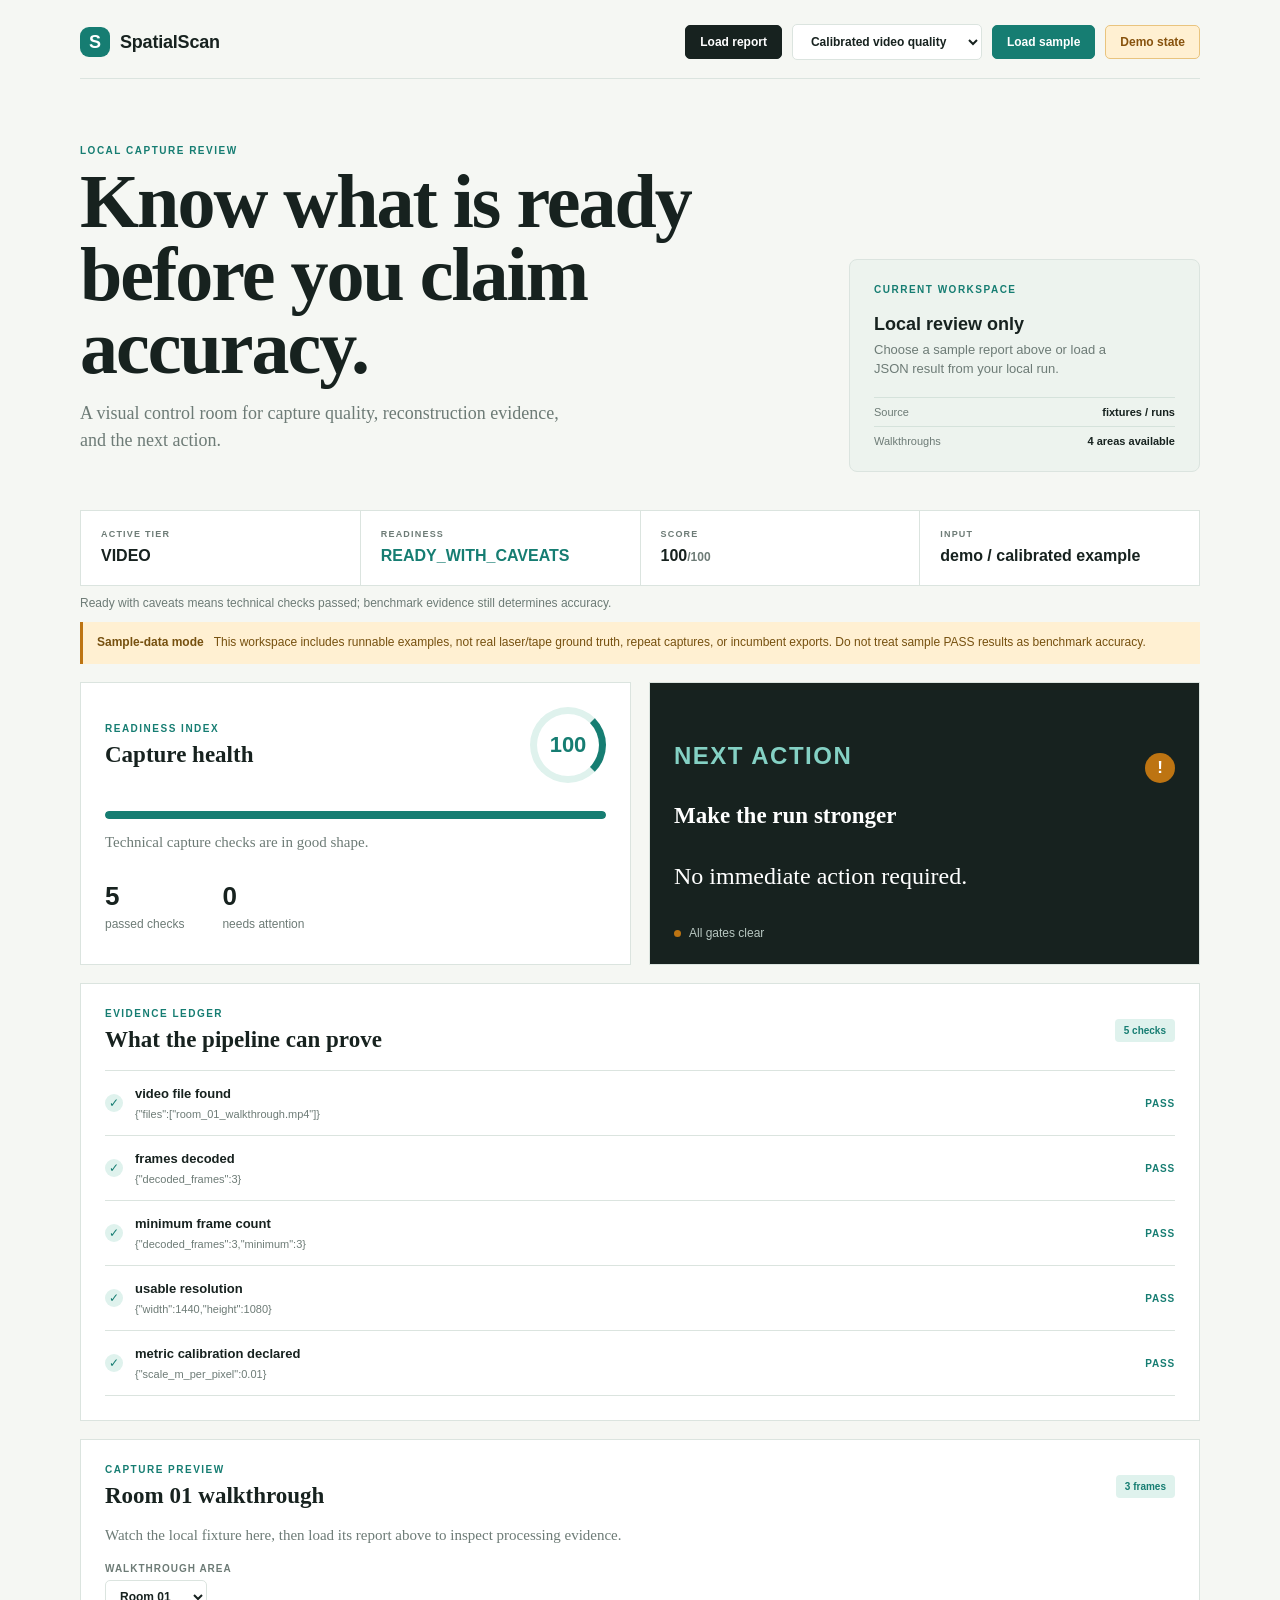
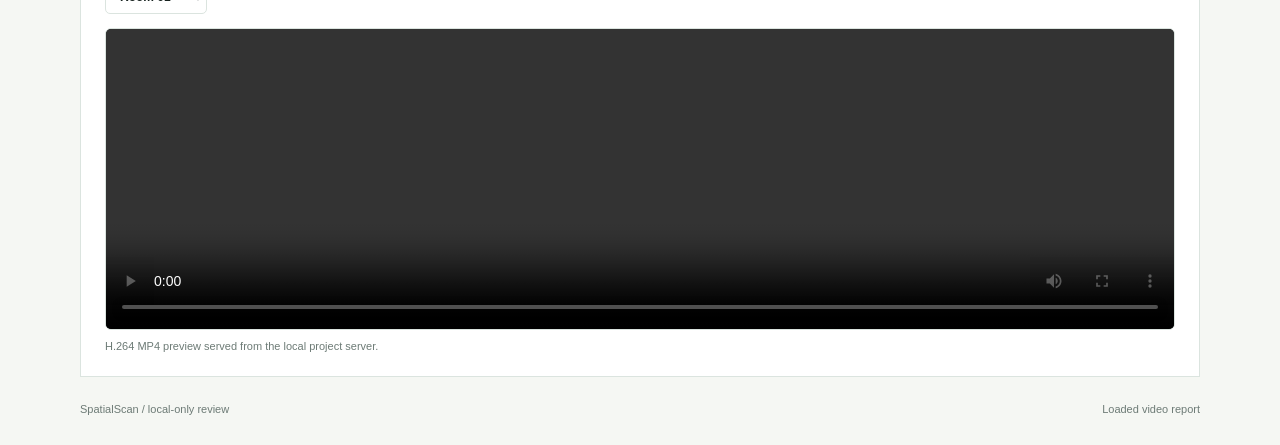
<file: web/index.html>
<!doctype html>
<html lang="en">
<head>
  <meta charset="utf-8">
  <meta name="viewport" content="width=device-width, initial-scale=1">
  <title>SpatialScan Control Room</title>
  <link rel="stylesheet" href="styles.css">
</head>
<body>
  <main class="shell">
    <header class="topbar">
      <div class="brand"><span class="brand-mark">S</span><span>SpatialScan</span></div>
      <div class="top-actions">
        <label class="file-button" for="file-input">Load report</label>
        <input id="file-input" type="file" accept=".json,application/json" multiple>
        <select id="sample-select" class="sample-select" aria-label="Choose a sample report">
          <option value="video">Calibrated video quality</option>
          <option value="lidar">LiDAR quality</option>
          <option value="room">Single-room reconstruction</option>
          <option value="photo">Calibrated photo quality</option>
          <option value="benchmark">Passing benchmark summary</option>
          <option value="multi-room">Multi-room reconstruction</option>
        </select>
        <button id="load-sample-button" class="quiet-button" type="button">Load sample</button>
        <button id="demo-button" class="quiet-button" type="button">Demo state</button>
      </div>
    </header>

    <section class="intro">
      <div>
        <p class="eyebrow">LOCAL CAPTURE REVIEW</p>
        <h1>Know what is ready<br>before you claim accuracy.</h1>
        <p class="lede">A visual control room for capture quality, reconstruction evidence, and the next action.</p>
      </div>
      <div class="capture-brief">
        <p class="eyebrow">CURRENT WORKSPACE</p>
        <strong>Local review only</strong>
        <p>Choose a sample report above or load a JSON result from your local run.</p>
        <div class="brief-row"><span>Source</span><b>fixtures / runs</b></div>
        <div class="brief-row"><span>Walkthroughs</span><b>4 areas available</b></div>
      </div>
    </section>

    <section class="status-strip" aria-label="Current capture status">
      <div><span class="label">ACTIVE TIER</span><strong id="tier-value">VIDEO</strong></div>
      <div><span class="label">READINESS</span><strong id="readiness-value" class="status-review">REVIEW</strong></div>
      <div><span class="label">SCORE</span><strong id="score-value">80<span class="unit">/100</span></strong></div>
      <div><span class="label">INPUT</span><strong id="input-value">fixtures/video</strong></div>
    </section>
    <p id="status-note" class="status-note">Review means the capture can be processed, but evidence is missing before an accuracy claim.</p>
    <aside class="evidence-notice" aria-label="Sample data notice">
      <strong>Sample-data mode</strong>
      <span>This workspace includes runnable examples, not real laser/tape ground truth, repeat captures, or incumbent exports. Do not treat sample PASS results as benchmark accuracy.</span>
    </aside>

    <section class="content-grid">
      <article class="panel score-panel">
        <div class="panel-heading"><div><p class="eyebrow">READINESS INDEX</p><h2>Capture health</h2></div><span id="score-ring" class="score-ring">80</span></div>
        <div class="meter"><span id="score-meter"></span></div>
        <p id="score-caption" class="muted">Strong technical capture. Calibration evidence is still needed.</p>
        <div class="mini-stats"><div><strong id="pass-count">4</strong><span>passed checks</span></div><div><strong id="fail-count">1</strong><span>needs attention</span></div></div>
      </article>

      <article class="panel recommendation-panel">
        <div class="panel-heading"><div><p class="eyebrow">NEXT ACTION</p><h2>Make the run stronger</h2></div><span class="action-mark">!</span></div>
        <p id="recommendation-text">Add a measured scale reference before making metric accuracy claims.</p>
        <div class="action-line"><span class="dot"></span><span id="recommendation-source">Calibration gate</span></div>
      </article>
    </section>

    <section class="panel evidence-panel">
      <div class="panel-heading"><div><p class="eyebrow">EVIDENCE LEDGER</p><h2>What the pipeline can prove</h2></div><span id="check-count" class="count-badge">5 checks</span></div>
      <div id="checks" class="checks"></div>
    </section>

    <section id="rooms-panel" class="panel rooms-panel hidden">
      <div class="panel-heading"><div><p class="eyebrow">RECONSTRUCTION</p><h2>Room measurements</h2></div><span class="count-badge">JSON output</span></div>
      <div id="rooms" class="rooms"></div>
    </section>

    <section class="panel video-panel">
      <div class="panel-heading"><div><p class="eyebrow">CAPTURE PREVIEW</p><h2>Room 01 walkthrough</h2></div><span class="count-badge">3 frames</span></div>
      <p class="muted video-intro">Watch the local fixture here, then load its report above to inspect processing evidence.</p>
      <label class="video-picker-label" for="video-room-select">Walkthrough area</label>
      <select id="video-room-select" class="video-room-select">
        <option value="room_01">Room 01</option>
        <option value="room_02">Room 02</option>
        <option value="room_03">Room 03</option>
        <option value="connector">Connector</option>
      </select>
      <div class="media-stage">
        <video id="walkthrough-video" class="media-video" controls preload="metadata">
          <source id="walkthrough-source" src="../fixtures/video/room_01/room_01_walkthrough.mp4" type="video/mp4">
          Your browser cannot play this video. Open the file with VLC or Windows Media Player.
        </video>
      </div>
      <p class="fallback-label">H.264 MP4 preview served from the local project server.</p>
    </section>

    <footer><span>SpatialScan / local-only review</span><span id="updated-value">Demo data loaded</span></footer>
  </main>
  <script src="app.js"></script>
</body>
</html>
</file>
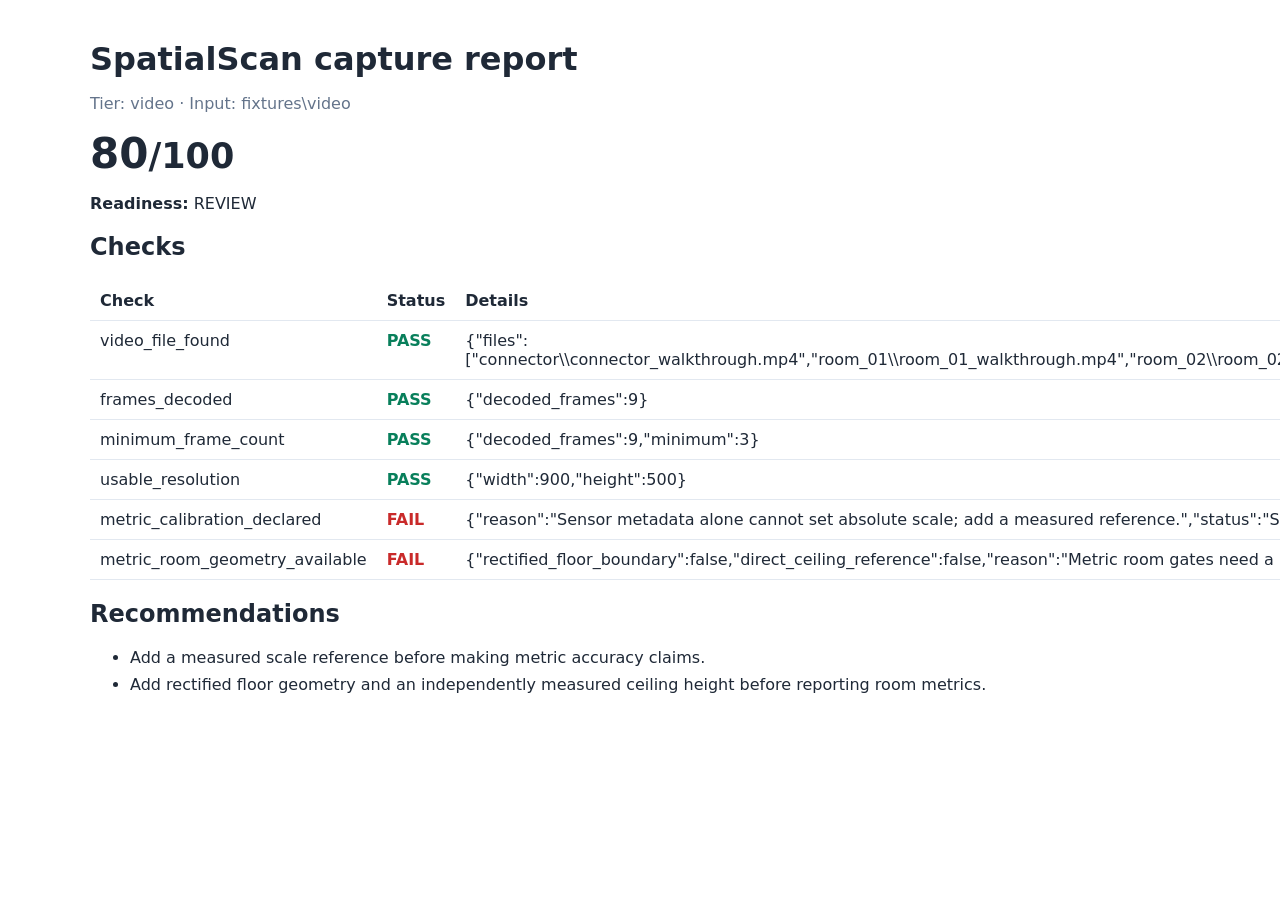
<file: runs/quality_video.html>
<!doctype html>
<html lang="en"><head><meta charset="utf-8"><title>SpatialScan capture report</title>
<style>body{font:16px system-ui,sans-serif;max-width:1100px;margin:40px auto;padding:0 20px;color:#1f2937}
h1{margin-bottom:4px} .meta{color:#64748b} .score{font-size:42px;font-weight:700}
table{border-collapse:collapse;width:100%;margin-top:20px}th,td{border-bottom:1px solid #e2e8f0;padding:10px;text-align:left;vertical-align:top}
.pass{color:#087f5b;font-weight:700} .fail{color:#c92a2a;font-weight:700}
code{white-space:pre-wrap} li{margin:8px 0}</style></head>
<body><h1>SpatialScan capture report</h1><p class="meta">Tier: video · Input: fixtures\video</p>
<div class="score">80<small>/100</small></div>
<p><strong>Readiness:</strong> REVIEW</p>
<h2>Checks</h2><table><thead><tr><th>Check</th><th>Status</th><th>Details</th></tr></thead><tbody><tr><td>video_file_found</td><td class='pass'>PASS</td><td>{&quot;files&quot;:[&quot;connector\\connector_walkthrough.mp4&quot;,&quot;room_01\\room_01_walkthrough.mp4&quot;,&quot;room_02\\room_02_walkthrough.mp4&quot;,&quot;room_03\\room_03_walkthrough.mp4&quot;]}</td></tr><tr><td>frames_decoded</td><td class='pass'>PASS</td><td>{&quot;decoded_frames&quot;:9}</td></tr><tr><td>minimum_frame_count</td><td class='pass'>PASS</td><td>{&quot;decoded_frames&quot;:9,&quot;minimum&quot;:3}</td></tr><tr><td>usable_resolution</td><td class='pass'>PASS</td><td>{&quot;width&quot;:900,&quot;height&quot;:500}</td></tr><tr><td>metric_calibration_declared</td><td class='fail'>FAIL</td><td>{&quot;reason&quot;:&quot;Sensor metadata alone cannot set absolute scale; add a measured reference.&quot;,&quot;status&quot;:&quot;SCALE_UNRESOLVED&quot;,&quot;sensor_metadata&quot;:{}}</td></tr><tr><td>metric_room_geometry_available</td><td class='fail'>FAIL</td><td>{&quot;rectified_floor_boundary&quot;:false,&quot;direct_ceiling_reference&quot;:false,&quot;reason&quot;:&quot;Metric room gates need a rectified floor boundary and direct height reference.&quot;}</td></tr></tbody></table>
<h2>Recommendations</h2><ul><li>Add a measured scale reference before making metric accuracy claims.</li><li>Add rectified floor geometry and an independently measured ceiling height before reporting room metrics.</li></ul>
</body></html>
</file>
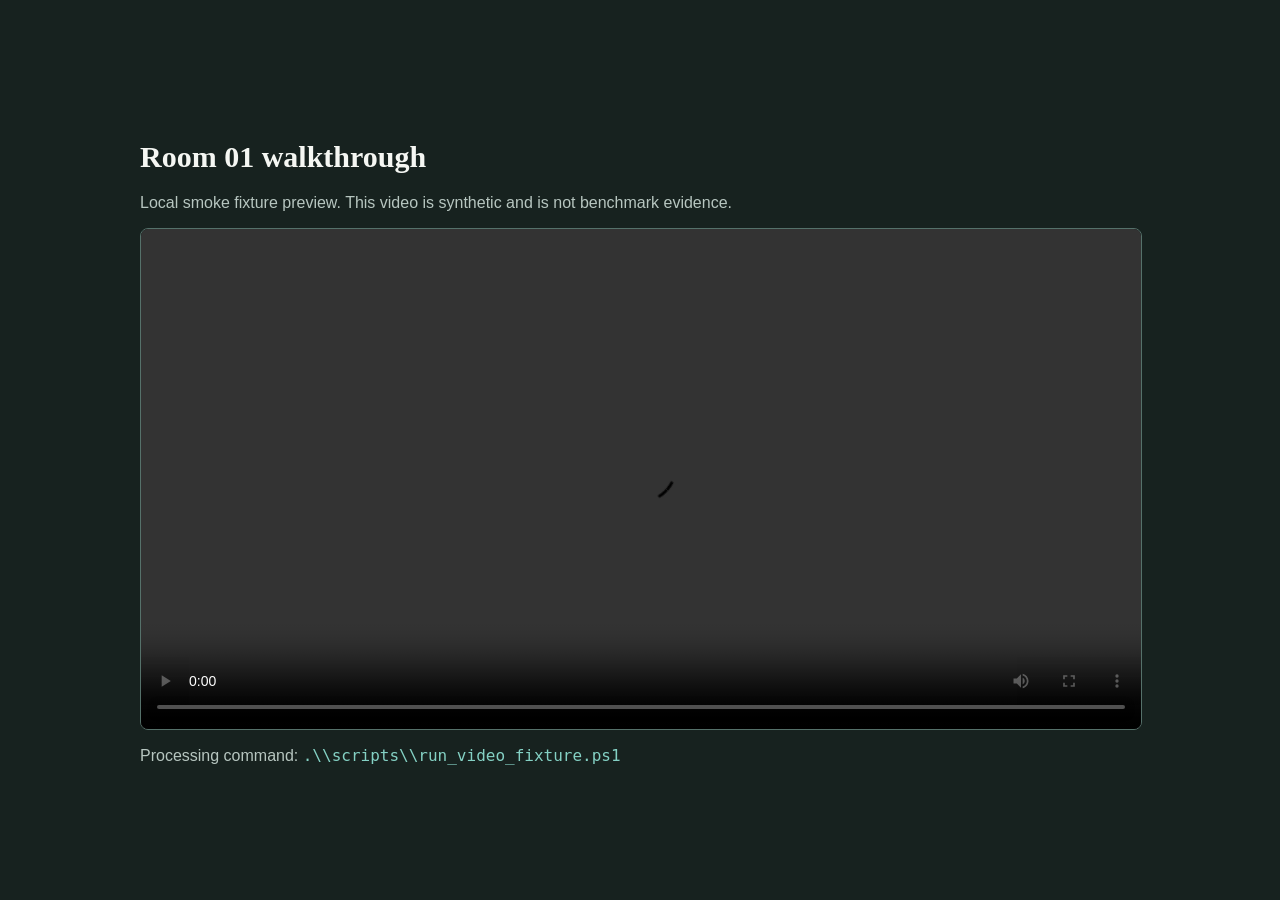
<file: web/video_preview.html>
<!doctype html>
<html lang="en">
<head>
  <meta charset="utf-8">
  <meta name="viewport" content="width=device-width, initial-scale=1">
  <title>SpatialScan Video Preview</title>
  <style>
    body { margin: 0; min-height: 100vh; display: grid; place-items: center; background: #17221f; color: #f5f7f3; font: 16px Arial, sans-serif; }
    main { width: min(1000px, 92vw); } h1 { font: 700 30px Georgia, serif; } p { color: #b7c6c0; }
    video { display: block; width: 100%; max-height: 72vh; background: #0d1210; border: 1px solid #55716a; border-radius: 8px; }
    code { color: #84d1c4; }
  </style>
</head>
<body>
  <main>
    <h1>Room 01 walkthrough</h1>
    <p>Local smoke fixture preview. This video is synthetic and is not benchmark evidence.</p>
    <video controls preload="metadata" style="display:block;width:100%;border:1px solid #55716a;border-radius:8px;background:#0d1210">
      <source src="../fixtures/video/room_01/room_01_walkthrough.mp4" type="video/mp4">
      Your browser cannot play this MP4. Open it with VLC or Windows Media Player.
    </video>
    <p>Processing command: <code>.\\scripts\\run_video_fixture.ps1</code></p>
  </main>
</body>
</html>
</file>
<file: web/styles.css>
:root {
  --ink: #17221f;
  --muted: #6d7b76;
  --line: #dbe4df;
  --paper: #f5f7f3;
  --panel: #ffffff;
  --teal: #167d72;
  --teal-soft: #dff2ed;
  --amber: #bd7412;
  --amber-soft: #fff0d2;
  --red: #bd4438;
  --red-soft: #fbe4e0;
}

* { box-sizing: border-box; }
body { margin: 0; background: var(--paper); color: var(--ink); font: 15px/1.5 Georgia, "Times New Roman", serif; }
button, input, label { font: inherit; }
button, label { cursor: pointer; }
.shell { max-width: 1180px; margin: 0 auto; padding: 24px 30px 30px; }
.topbar, .top-actions, .brand, .status-strip, .panel-heading, footer, .action-line { display: flex; align-items: center; }
.topbar { justify-content: space-between; border-bottom: 1px solid var(--line); padding-bottom: 18px; }
.brand { gap: 10px; font: 700 18px/1 Arial, sans-serif; letter-spacing: -.2px; }
.brand-mark { display: grid; place-items: center; width: 30px; height: 30px; border-radius: 9px; background: var(--teal); color: white; }
.top-actions { gap: 10px; }
.file-button, .quiet-button, .sample-select { border: 1px solid var(--ink); border-radius: 5px; background: var(--ink); color: white; padding: 9px 14px; font: 700 12px Arial, sans-serif; }
.quiet-button { background: transparent; color: var(--ink); border-color: var(--line); }
#load-sample-button { background: var(--teal); border-color: var(--teal); color: white; }
#load-sample-button:hover { background: #12665e; }
#demo-button { background: var(--amber-soft); border-color: #e9c47e; color: #87520d; }
#demo-button:hover { background: #ffe4ae; }
.sample-select { max-width: 190px; background: white; color: var(--ink); border-color: var(--line); }
#file-input { display: none; }
.intro { display: grid; grid-template-columns: 1.35fr .65fr; gap: 40px; padding: 66px 0 38px; }
.eyebrow { margin: 0 0 8px; color: var(--teal); font: 700 10px/1.2 Arial, sans-serif; letter-spacing: 1.5px; }
h1, h2, p { margin-top: 0; }
h1 { max-width: 700px; margin-bottom: 16px; font-size: clamp(42px, 6vw, 76px); line-height: .96; letter-spacing: -2px; font-weight: 700; }
h2 { margin-bottom: 0; font-size: 23px; line-height: 1.05; }
.lede { max-width: 480px; color: var(--muted); font-size: 18px; }
.capture-brief { min-height: 170px; align-self: end; padding: 24px; border: 1px solid var(--line); border-radius: 8px; background: #edf3ee; }.capture-brief strong { display: block; margin: 18px 0 6px; font: 700 18px Arial, sans-serif; }.capture-brief p:not(.eyebrow) { max-width: 270px; margin-bottom: 18px; color: var(--muted); font: 13px/1.45 Arial, sans-serif; }.brief-row { display: flex; justify-content: space-between; gap: 14px; padding-top: 8px; border-top: 1px solid #d5e2db; color: var(--muted); font: 11px Arial, sans-serif; }.brief-row + .brief-row { margin-top: 8px; }.brief-row b { color: var(--ink); font-weight: 700; }
.status-strip { flex-wrap: wrap; gap: 0; border: 1px solid var(--line); background: var(--panel); }
.status-strip > div { min-width: 150px; flex: 1; padding: 18px 20px; border-right: 1px solid var(--line); }
.status-strip > div:last-child { border-right: 0; }
.status-note { margin: 10px 0 0; color: var(--muted); font: 12px Arial, sans-serif; }
.evidence-notice { display: flex; gap: 10px; align-items: baseline; margin-top: 12px; padding: 12px 14px; border-left: 3px solid var(--amber); background: var(--amber-soft); color: #76500f; font: 12px/1.45 Arial, sans-serif; }.evidence-notice strong { white-space: nowrap; font-weight: 700; }
.label { display: block; margin-bottom: 6px; color: var(--muted); font: 700 9px Arial, sans-serif; letter-spacing: 1.2px; }
.status-strip strong { font: 700 16px Arial, sans-serif; }
.status-review { color: var(--amber); }
.status-ready { color: var(--teal); }
.status-blocked { color: var(--red); }
.unit { color: var(--muted); font-size: 12px; }
.content-grid { display: grid; grid-template-columns: 1fr 1fr; gap: 18px; margin-top: 18px; }
.panel { border: 1px solid var(--line); background: var(--panel); padding: 24px; }
.panel-heading { justify-content: space-between; gap: 20px; }
.score-ring { display: grid; place-items: center; width: 76px; height: 76px; border: 7px solid var(--teal-soft); border-right-color: var(--teal); border-radius: 50%; color: var(--teal); font: 700 22px Arial, sans-serif; }
.meter { height: 8px; margin: 28px 0 12px; overflow: hidden; border-radius: 4px; background: #edf0ed; }
.meter span { display: block; height: 100%; width: 80%; background: var(--teal); border-radius: inherit; transition: width .35s ease; }
.muted { color: var(--muted); }
.mini-stats { display: flex; gap: 38px; margin-top: 28px; }
.mini-stats strong { display: block; font: 700 26px Arial, sans-serif; }
.mini-stats span { color: var(--muted); font: 12px Arial, sans-serif; }
.recommendation-panel { background: var(--ink); color: white; }
.recommendation-panel .eyebrow { color: #84d1c4; }
.recommendation-panel h2 { color: white; }
.recommendation-panel p { max-width: 390px; margin: 35px 0; font-size: 24px; line-height: 1.15; }
.action-mark { display: grid; place-items: center; width: 30px; height: 30px; border-radius: 50%; background: var(--amber); color: white; font: 700 17px Arial, sans-serif; }
.action-line { gap: 8px; color: #b7c6c0; font: 12px Arial, sans-serif; }
.dot { width: 7px; height: 7px; border-radius: 50%; background: var(--amber); }
.evidence-panel, .rooms-panel { margin-top: 18px; }
.count-badge { padding: 6px 9px; border-radius: 4px; background: var(--teal-soft); color: var(--teal); font: 700 10px Arial, sans-serif; }
.checks { margin-top: 18px; border-top: 1px solid var(--line); }
.check { display: grid; grid-template-columns: 18px 1fr auto; gap: 12px; align-items: center; padding: 13px 0; border-bottom: 1px solid var(--line); font-family: Arial, sans-serif; }
.check-icon { display: grid; place-items: center; width: 18px; height: 18px; border-radius: 50%; font-size: 12px; }
.check-pass .check-icon { background: var(--teal-soft); color: var(--teal); }
.check-fail .check-icon { background: var(--amber-soft); color: var(--amber); }
.check-name { font-size: 13px; font-weight: 700; }
.check-detail { display: block; margin-top: 2px; color: var(--muted); font-size: 11px; font-weight: 400; }
.check-status { font-size: 10px; font-weight: 700; letter-spacing: .8px; }
.check-pass .check-status { color: var(--teal); }.check-fail .check-status { color: var(--amber); }
.rooms { display: grid; grid-template-columns: repeat(auto-fit, minmax(200px, 1fr)); gap: 12px; margin-top: 18px; }
.room { padding: 16px; border: 1px solid var(--line); font-family: Arial, sans-serif; }.room h3 { margin: 0 0 13px; font-size: 14px; }.room-row { display: flex; justify-content: space-between; padding: 6px 0; border-top: 1px solid var(--line); color: var(--muted); font-size: 12px; }.room-row strong { color: var(--ink); }
.video-panel { margin-top: 18px; }.video-intro { margin: 16px 0; }.media-stage { overflow: hidden; border: 1px solid var(--line); border-radius: 6px; background: var(--ink); }.media-video { display: block; width: 100%; height: 300px; object-fit: contain; background: var(--ink); }.fallback-label { margin: 10px 0 0; color: var(--muted); font: 11px Arial, sans-serif; }
.video-picker-label { display: block; margin-bottom: 6px; color: var(--muted); font: 700 10px Arial, sans-serif; letter-spacing: 1px; text-transform: uppercase; }.video-room-select { margin-bottom: 14px; padding: 8px 10px; border: 1px solid var(--line); border-radius: 5px; color: var(--ink); background: white; font: 700 12px Arial, sans-serif; }
footer { justify-content: space-between; padding-top: 26px; color: var(--muted); font: 11px Arial, sans-serif; }
.hidden { display: none; }
@media (max-width: 760px) { .shell { padding: 18px; }.intro { grid-template-columns: 1fr; padding-top: 45px; }.content-grid { grid-template-columns: 1fr; } h1 { font-size: 48px; }.status-strip > div { min-width: 50%; border-bottom: 1px solid var(--line); }.status-strip > div:nth-child(2) { border-right: 0; }.top-actions .quiet-button, .sample-select { display: none; } }
</file>
